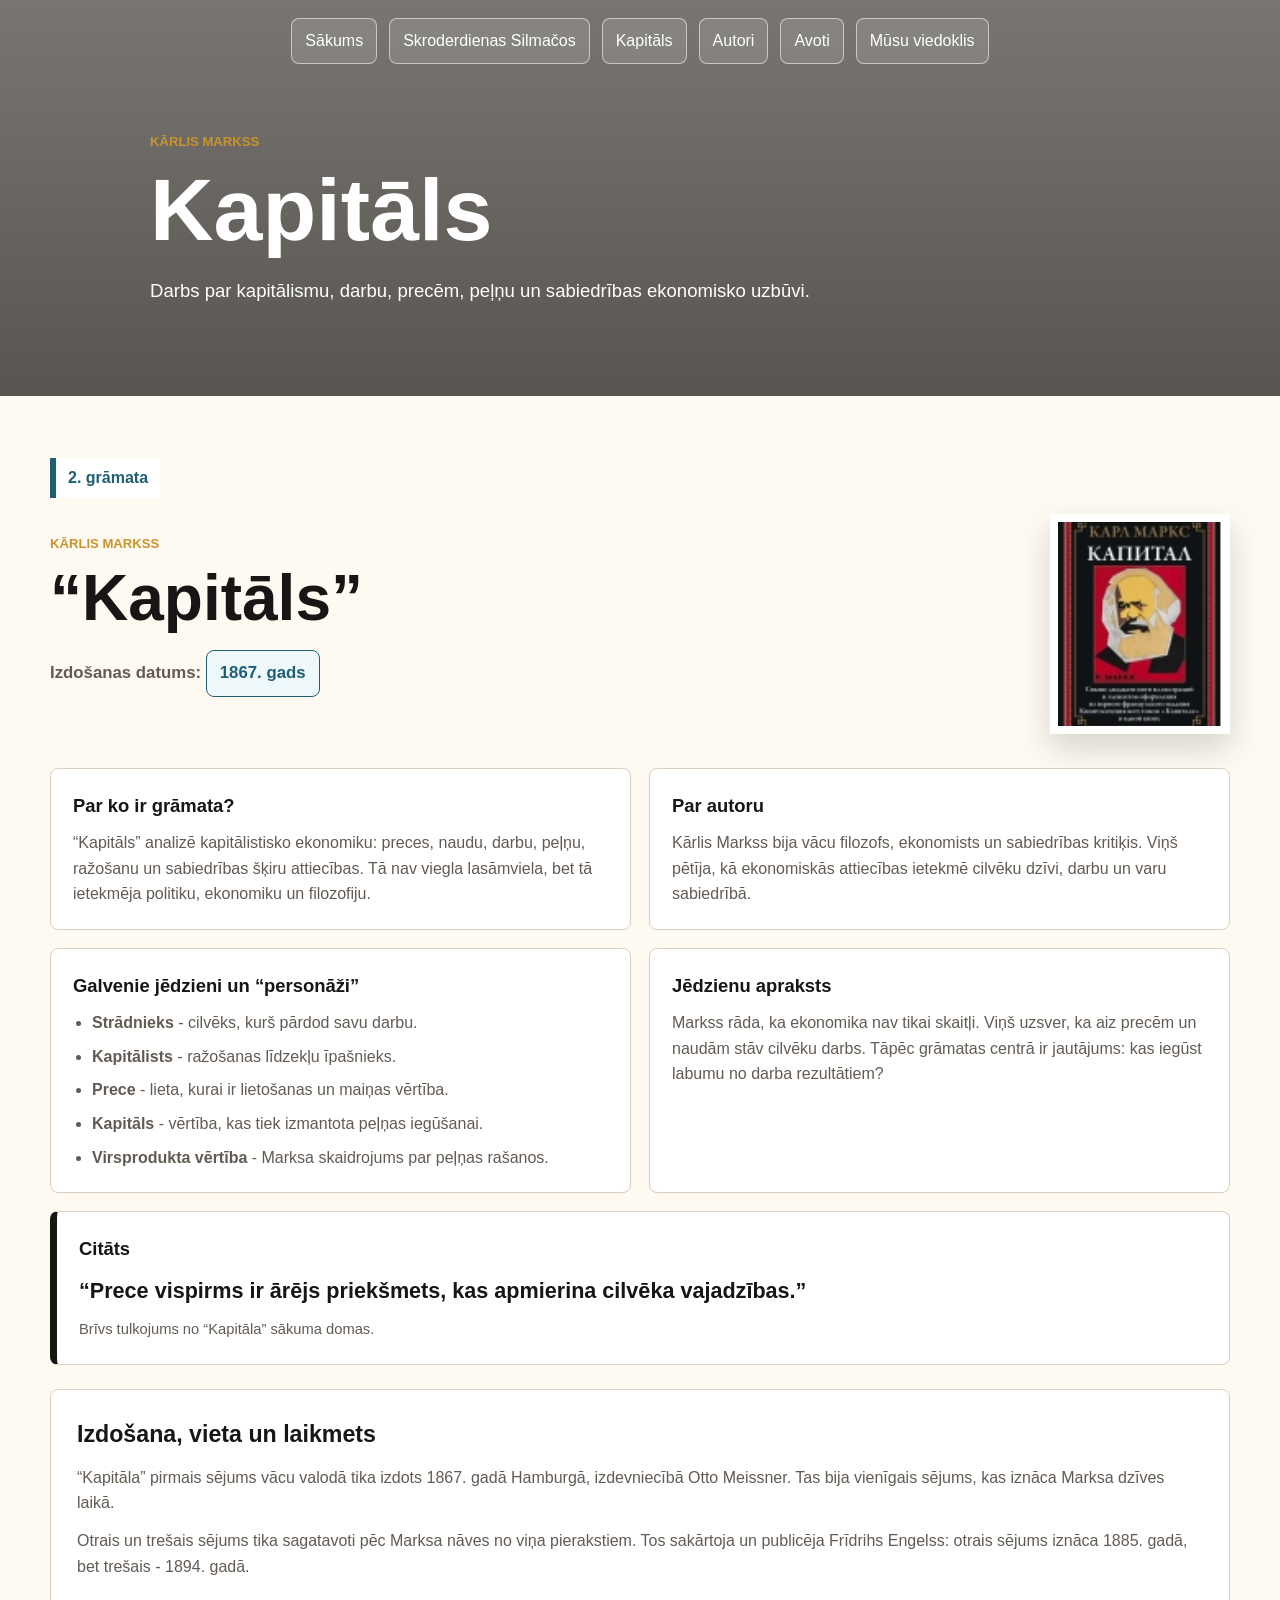
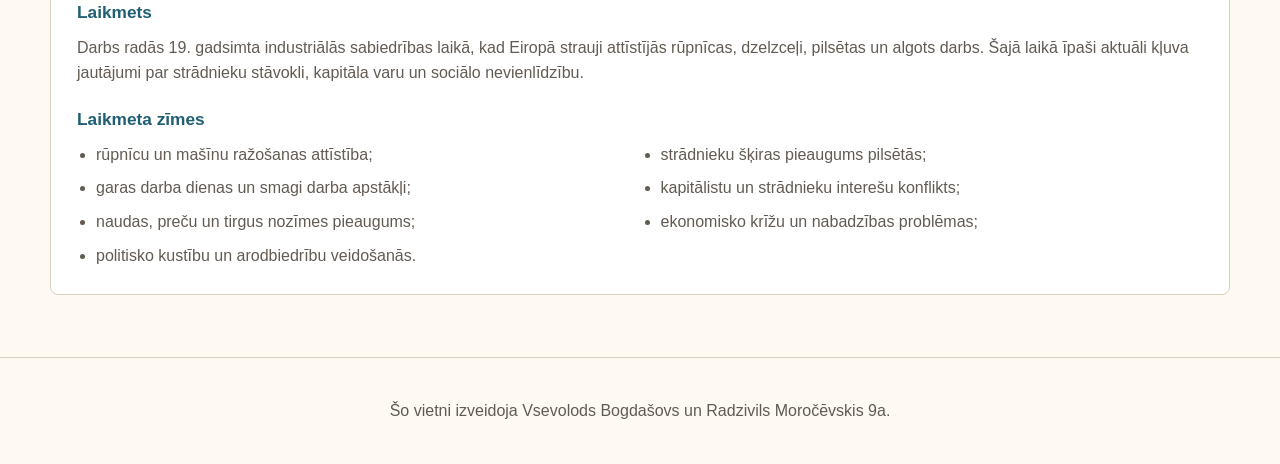
<file: kapitals.html>
<!DOCTYPE html>
<html lang="lv">
<head>
  <meta charset="UTF-8">
  <meta name="viewport" content="width=device-width, initial-scale=1.0">
  <title>Kapitāls | Kapitāls Silmačos</title>
  <link rel="stylesheet" href="styles.css">
</head>
<body>
  <header class="site-header compact-header">
    <nav class="nav">
      <a href="index.html">Sākums</a>
      <a href="skroderdienas.html">Skroderdienas Silmačos</a>
      <a href="kapitals.html">Kapitāls</a>
      <div class="nav-authors">
        <button class="authors-button" type="button" aria-haspopup="true">Autori</button>
        <div class="authors-menu" aria-label="Autoru sadaļas">
          <a href="autori.html#blaumanis-author">Blaumanis</a>
          <a href="autori.html#marx-author">Markss</a>
        </div>
      </div>
      <a href="../assets/avoti.html">Avoti</a>
      <a href="viedoklis.html">Mūsu viedoklis</a>
      <button class="nav-hide" type="button" aria-label="Paslēpt izvēlni">×</button>
    </nav>
    <button class="nav-show" type="button" aria-label="Parādīt izvēlni" hidden>☰</button>
    <div class="hero">
      <p class="eyebrow">Kārlis Markss</p>
      <h1>Kapitāls</h1>
      <p>Darbs par kapitālismu, darbu, precēm, peļņu un sabiedrības ekonomisko uzbūvi.</p>
    </div>
  </header>

  <main>
    <section class="book-section kapitals">
      <div class="section-label">2. grāmata</div>
      <div class="book-heading">
        <div>
          <p class="eyebrow">Kārlis Markss</p>
          <h2>“Kapitāls”</h2>
          <p class="release">
            Izdošanas datums:
            <button id="capitalDate" class="date-button" type="button" aria-expanded="false">1867. gads</button>
          </p>
        </div>
        <img class="book-photo" src="assets/Kapitals.jpg" alt="Grāmatas “Kapitāls” vāks">
      </div>

      <div id="capitalImage" class="image-popup" hidden>
        <figure class="popup-card capital-date-image">
          <button class="popup-close" type="button" aria-label="Aizvērt attēlu">×</button>
          <img src="assets/hqdefault.jpg" alt="Pievienotā fotogrāfija">
        </figure>
      </div>

      <div class="info-grid">
        <article class="info-block">
          <h3>Par ko ir grāmata?</h3>
          <p>
            “Kapitāls” analizē kapitālistisko ekonomiku: preces, naudu, darbu,
            peļņu, ražošanu un sabiedrības šķiru attiecības. Tā nav viegla
            lasāmviela, bet tā ietekmēja politiku, ekonomiku un filozofiju.
          </p>
        </article>
        <article class="info-block">
          <h3>Par autoru</h3>
          <p>
            Kārlis Markss bija vācu filozofs, ekonomists un sabiedrības
            kritiķis. Viņš pētīja, kā ekonomiskās attiecības ietekmē cilvēku
            dzīvi, darbu un varu sabiedrībā.
          </p>
        </article>
        <article class="info-block">
          <h3>Galvenie jēdzieni un “personāži”</h3>
          <ul>
            <li><strong>Strādnieks</strong> - cilvēks, kurš pārdod savu darbu.</li>
            <li><strong>Kapitālists</strong> - ražošanas līdzekļu īpašnieks.</li>
            <li><strong>Prece</strong> - lieta, kurai ir lietošanas un maiņas vērtība.</li>
            <li><strong>Kapitāls</strong> - vērtība, kas tiek izmantota peļņas iegūšanai.</li>
            <li><strong>Virsprodukta vērtība</strong> - Marksa skaidrojums par peļņas rašanos.</li>
          </ul>
        </article>
        <article class="info-block">
          <h3>Jēdzienu apraksts</h3>
          <p>
            Markss rāda, ka ekonomika nav tikai skaitļi. Viņš uzsver, ka aiz
            precēm un naudām stāv cilvēku darbs. Tāpēc grāmatas centrā ir
            jautājums: kas iegūst labumu no darba rezultātiem?
          </p>
        </article>
        <article class="info-block quote-block">
          <h3>Citāts</h3>
          <blockquote>“Prece vispirms ir ārējs priekšmets, kas apmierina cilvēka vajadzības.”</blockquote>
          <p class="note">Brīvs tulkojums no “Kapitāla” sākuma domas.</p>
        </article>
      </div>

      <article class="work-detail capital-work-detail">
        <h3>Izdošana, vieta un laikmets</h3>
        <p>
          “Kapitāla” pirmais sējums vācu valodā tika izdots 1867. gadā
          Hamburgā, izdevniecībā Otto Meissner. Tas bija vienīgais sējums, kas
          iznāca Marksa dzīves laikā.
        </p>
        <p>
          Otrais un trešais sējums tika sagatavoti pēc Marksa nāves no viņa
          pierakstiem. Tos sakārtoja un publicēja Frīdrihs Engelss: otrais
          sējums iznāca 1885. gadā, bet trešais - 1894. gadā.
        </p>
        <h4>Laikmets</h4>
        <p>
          Darbs radās 19. gadsimta industriālās sabiedrības laikā, kad Eiropā
          strauji attīstījās rūpnīcas, dzelzceļi, pilsētas un algots darbs.
          Šajā laikā īpaši aktuāli kļuva jautājumi par strādnieku stāvokli,
          kapitāla varu un sociālo nevienlīdzību.
        </p>
        <h4>Laikmeta zīmes</h4>
        <ul>
          <li>rūpnīcu un mašīnu ražošanas attīstība;</li>
          <li>strādnieku šķiras pieaugums pilsētās;</li>
          <li>garas darba dienas un smagi darba apstākļi;</li>
          <li>kapitālistu un strādnieku interešu konflikts;</li>
          <li>naudas, preču un tirgus nozīmes pieaugums;</li>
          <li>ekonomisko krīžu un nabadzības problēmas;</li>
          <li>politisko kustību un arodbiedrību veidošanās.</li>
        </ul>
      </article>
    </section>
  </main>

  <footer>
    <p>Šo vietni izveidoja Vsevolods Bogdašovs un Radzivils Moročēvskis 9a.</p>
  </footer>
  <script src="script.js"></script>
</body>
</html>
</file>
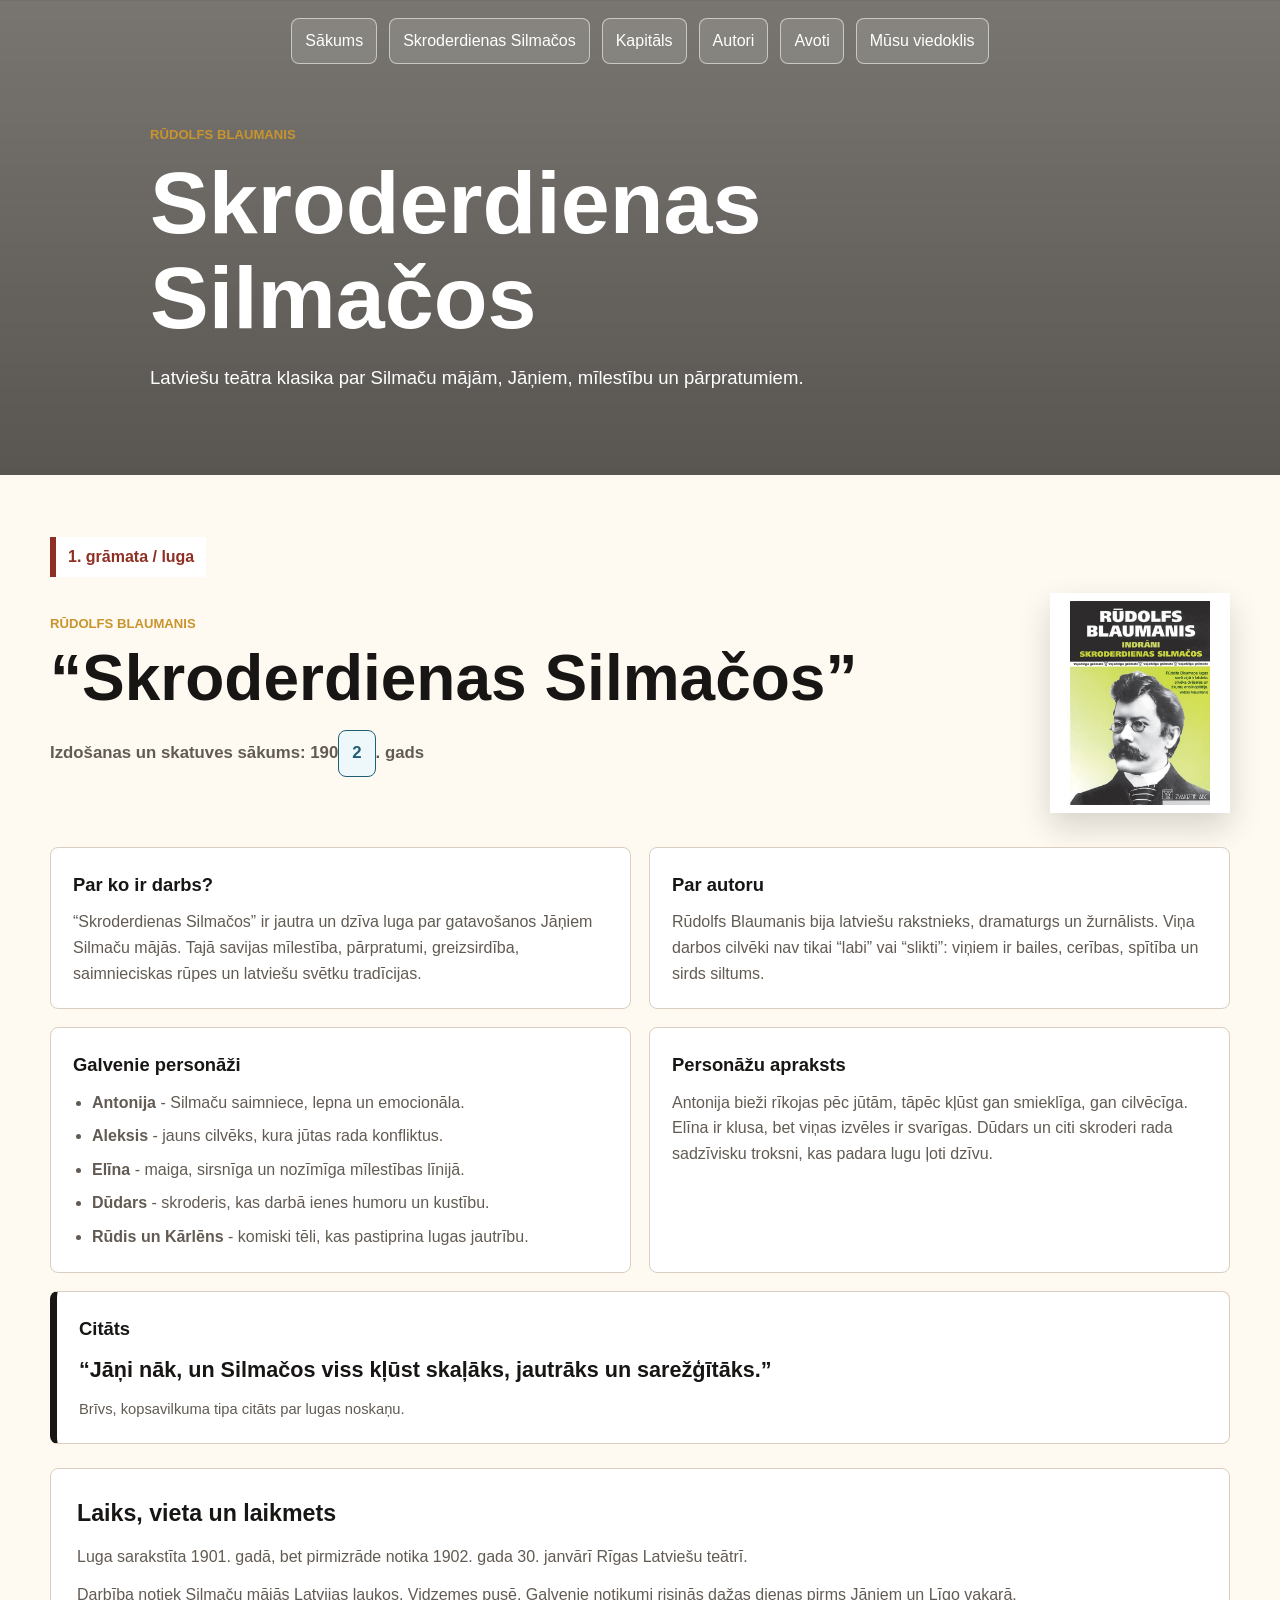
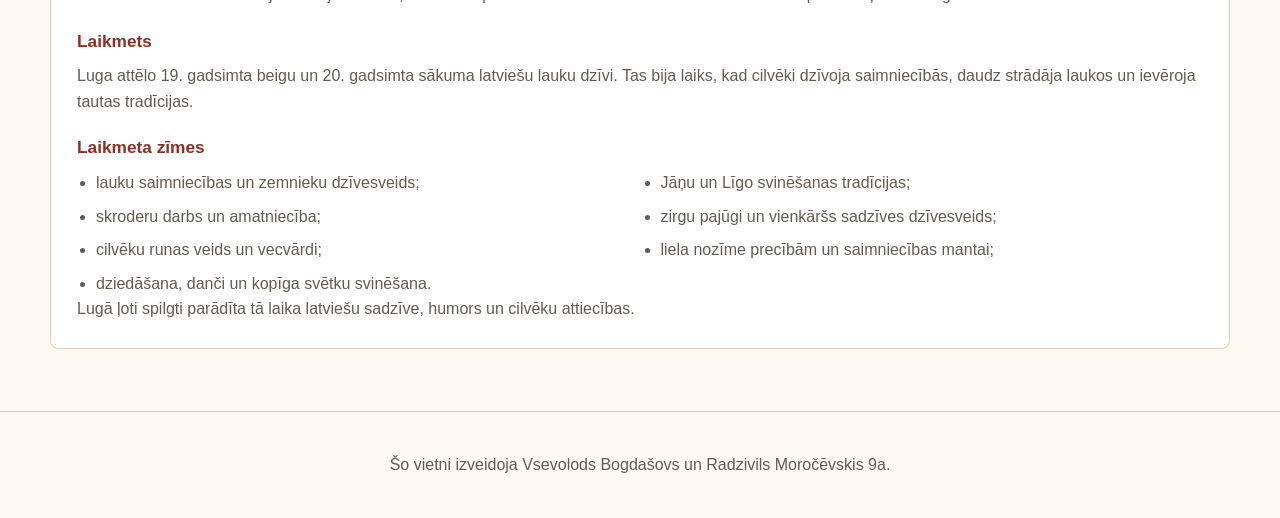
<file: skroderdienas.html>
<!DOCTYPE html>
<html lang="lv">
<head>
  <meta charset="UTF-8">
  <meta name="viewport" content="width=device-width, initial-scale=1.0">
  <title>Skroderdienas Silmačos | Kapitāls Silmačos</title>
  <link rel="stylesheet" href="styles.css">
</head>
<body>
  <header class="site-header compact-header">
    <nav class="nav">
      <a href="index.html">Sākums</a>
      <a href="skroderdienas.html">Skroderdienas Silmačos</a>
      <a href="kapitals.html">Kapitāls</a>
      <div class="nav-authors">
        <button class="authors-button" type="button" aria-haspopup="true">Autori</button>
        <div class="authors-menu" aria-label="Autoru sadaļas">
          <a href="autori.html#blaumanis-author">Blaumanis</a>
          <a href="autori.html#marx-author">Markss</a>
        </div>
      </div>
      <a href="../assets/avoti.html">Avoti</a>
      <a href="viedoklis.html">Mūsu viedoklis</a>
      <button class="nav-hide" type="button" aria-label="Paslēpt izvēlni">×</button>
    </nav>
    <button class="nav-show" type="button" aria-label="Parādīt izvēlni" hidden>☰</button>
    <div class="hero">
      <p class="eyebrow">Rūdolfs Blaumanis</p>
      <h1>Skroderdienas Silmačos</h1>
      <p>Latviešu teātra klasika par Silmaču mājām, Jāņiem, mīlestību un pārpratumiem.</p>
    </div>
  </header>

  <main>
    <section class="book-section silmacos">
      <div class="section-label">1. grāmata / luga</div>
      <div class="book-heading">
        <div>
          <p class="eyebrow">Rūdolfs Blaumanis</p>
          <h2>“Skroderdienas Silmačos”</h2>
          <p class="release">
            Izdošanas un skatuves sākums: 190<button id="silmacosDate" class="date-button silmacos-date-button" type="button" aria-expanded="false">2</button>. gads
          </p>
        </div>
        <img class="book-photo" src="assets/Skroderdienas Silmačos.jpg" alt="Grāmatas “Skroderdienas Silmačos” vāks">
      </div>

      <div id="silmacosImage" class="image-popup" hidden>
        <figure class="popup-card silmacos-date-image">
          <button class="popup-close" type="button" aria-label="Aizvērt attēlu">×</button>
          <img src="assets/two-hearts-card.png" alt="Kārts ar sarkanu 2 un sirdīm">
        </figure>
      </div>

      <div class="info-grid">
        <article class="info-block">
          <h3>Par ko ir darbs?</h3>
          <p>
            “Skroderdienas Silmačos” ir jautra un dzīva luga par gatavošanos
            Jāņiem Silmaču mājās. Tajā savijas mīlestība, pārpratumi,
            greizsirdība, saimnieciskas rūpes un latviešu svētku tradīcijas.
          </p>
        </article>
        <article class="info-block">
          <h3>Par autoru</h3>
          <p>
            Rūdolfs Blaumanis bija latviešu rakstnieks, dramaturgs un
            žurnālists. Viņa darbos cilvēki nav tikai “labi” vai “slikti”:
            viņiem ir bailes, cerības, spītība un sirds siltums.
          </p>
        </article>
        <article class="info-block">
          <h3>Galvenie personāži</h3>
          <ul>
            <li><strong>Antonija</strong> - Silmaču saimniece, lepna un emocionāla.</li>
            <li><strong>Aleksis</strong> - jauns cilvēks, kura jūtas rada konfliktus.</li>
            <li><strong>Elīna</strong> - maiga, sirsnīga un nozīmīga mīlestības līnijā.</li>
            <li><strong>Dūdars</strong> - skroderis, kas darbā ienes humoru un kustību.</li>
            <li><strong>Rūdis un Kārlēns</strong> - komiski tēli, kas pastiprina lugas jautrību.</li>
          </ul>
        </article>
        <article class="info-block">
          <h3>Personāžu apraksts</h3>
          <p>
            Antonija bieži rīkojas pēc jūtām, tāpēc kļūst gan smieklīga, gan
            cilvēcīga. Elīna ir klusa, bet viņas izvēles ir svarīgas. Dūdars un
            citi skroderi rada sadzīvisku troksni, kas padara lugu ļoti dzīvu.
          </p>
        </article>
        <article class="info-block quote-block">
          <h3>Citāts</h3>
          <blockquote>“Jāņi nāk, un Silmačos viss kļūst skaļāks, jautrāks un sarežģītāks.”</blockquote>
          <p class="note">Brīvs, kopsavilkuma tipa citāts par lugas noskaņu.</p>
        </article>
      </div>

      <article class="work-detail">
        <h3>Laiks, vieta un laikmets</h3>
        <p>
          Luga sarakstīta 1901. gadā, bet pirmizrāde notika 1902. gada
          30. janvārī Rīgas Latviešu teātrī.
        </p>
        <p>
          Darbība notiek Silmaču mājās Latvijas laukos, Vidzemes pusē.
          Galvenie notikumi risinās dažas dienas pirms Jāņiem un Līgo vakarā.
        </p>
        <h4>Laikmets</h4>
        <p>
          Luga attēlo 19. gadsimta beigu un 20. gadsimta sākuma latviešu lauku
          dzīvi. Tas bija laiks, kad cilvēki dzīvoja saimniecībās, daudz
          strādāja laukos un ievēroja tautas tradīcijas.
        </p>
        <h4>Laikmeta zīmes</h4>
        <ul>
          <li>lauku saimniecības un zemnieku dzīvesveids;</li>
          <li>Jāņu un Līgo svinēšanas tradīcijas;</li>
          <li>skroderu darbs un amatniecība;</li>
          <li>zirgu pajūgi un vienkāršs sadzīves dzīvesveids;</li>
          <li>cilvēku runas veids un vecvārdi;</li>
          <li>liela nozīme precībām un saimniecības mantai;</li>
          <li>dziedāšana, danči un kopīga svētku svinēšana.</li>
        </ul>
        <p>Lugā ļoti spilgti parādīta tā laika latviešu sadzīve, humors un cilvēku attiecības.</p>
      </article>
    </section>
  </main>

  <footer>
    <p>Šo vietni izveidoja Vsevolods Bogdašovs un Radzivils Moročēvskis 9a.</p>
  </footer>
  <script src="script.js"></script>
</body>
</html>
</file>
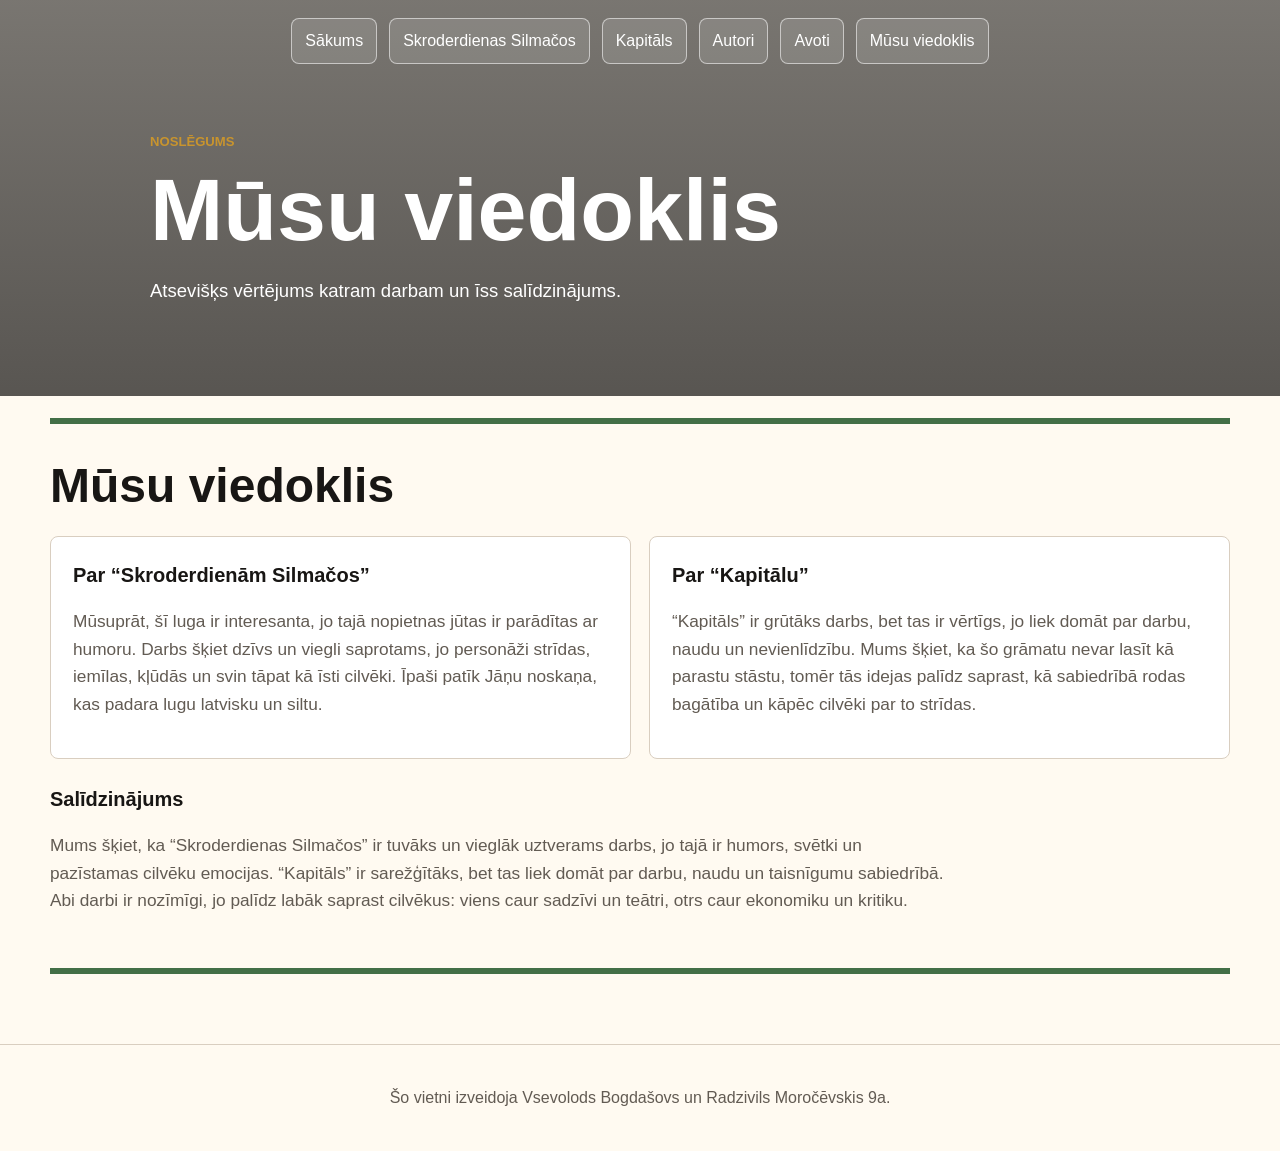
<file: viedoklis.html>
<!DOCTYPE html>
<html lang="lv">
<head>
  <meta charset="UTF-8">
  <meta name="viewport" content="width=device-width, initial-scale=1.0">
  <title>Mūsu viedoklis | Kapitāls Silmačos</title>
  <link rel="stylesheet" href="styles.css">
</head>
<body>
  <header class="site-header compact-header">
    <nav class="nav">
      <a href="index.html">Sākums</a>
      <a href="skroderdienas.html">Skroderdienas Silmačos</a>
      <a href="kapitals.html">Kapitāls</a>
      <div class="nav-authors">
        <button class="authors-button" type="button" aria-haspopup="true">Autori</button>
        <div class="authors-menu" aria-label="Autoru sadaļas">
          <a href="autori.html#blaumanis-author">Blaumanis</a>
          <a href="autori.html#marx-author">Markss</a>
        </div>
      </div>
      <a href="../assets/avoti.html">Avoti</a>
      <a href="viedoklis.html">Mūsu viedoklis</a>
      <button class="nav-hide" type="button" aria-label="Paslēpt izvēlni">×</button>
    </nav>
    <button class="nav-show" type="button" aria-label="Parādīt izvēlni" hidden>☰</button>
    <div class="hero">
      <p class="eyebrow">Noslēgums</p>
      <h1>Mūsu viedoklis</h1>
      <p>Atsevišķs vērtējums katram darbam un īss salīdzinājums.</p>
    </div>
  </header>

  <main>
    <section class="opinion">
      <h2>Mūsu viedoklis</h2>
      <div class="opinion-grid">
        <article>
          <h3>Par “Skroderdienām Silmačos”</h3>
          <p>
            Mūsuprāt, šī luga ir interesanta, jo tajā nopietnas jūtas ir
            parādītas ar humoru. Darbs šķiet dzīvs un viegli saprotams, jo
            personāži strīdas, iemīlas, kļūdās un svin tāpat kā īsti cilvēki.
            Īpaši patīk Jāņu noskaņa, kas padara lugu latvisku un siltu.
          </p>
        </article>
        <article>
          <h3>Par “Kapitālu”</h3>
          <p>
            “Kapitāls” ir grūtāks darbs, bet tas ir vērtīgs, jo liek domāt par
            darbu, naudu un nevienlīdzību. Mums šķiet, ka šo grāmatu nevar
            lasīt kā parastu stāstu, tomēr tās idejas palīdz saprast, kā
            sabiedrībā rodas bagātība un kāpēc cilvēki par to strīdas.
          </p>
        </article>
      </div>
      <h3>Salīdzinājums</h3>
      <p>
        Mums šķiet, ka “Skroderdienas Silmačos” ir tuvāks un vieglāk uztverams
        darbs, jo tajā ir humors, svētki un pazīstamas cilvēku emocijas.
        “Kapitāls” ir sarežģītāks, bet tas liek domāt par darbu, naudu un
        taisnīgumu sabiedrībā. Abi darbi ir nozīmīgi, jo palīdz labāk saprast
        cilvēkus: viens caur sadzīvi un teātri, otrs caur ekonomiku un kritiku.
      </p>
    </section>
  </main>

  <footer>
    <p>Šo vietni izveidoja Vsevolods Bogdašovs un Radzivils Moročēvskis 9a.</p>
  </footer>
  <script src="script.js"></script>
</body>
</html>
</file>
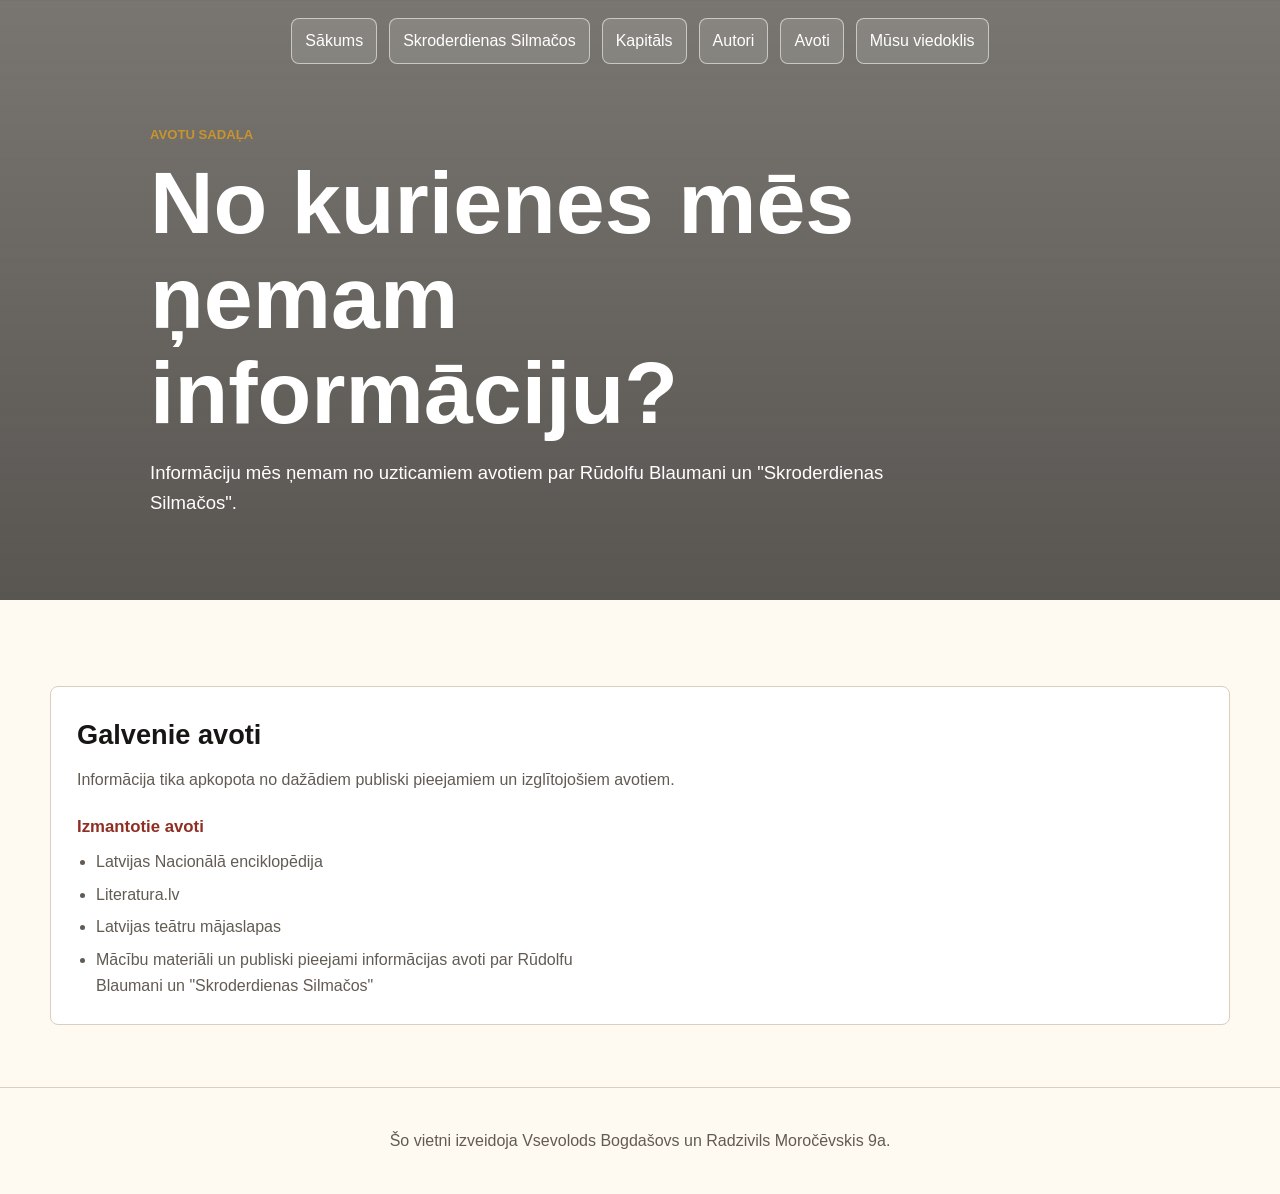
<file: assets/avoti.html>
<!DOCTYPE html>
<html lang="lv">
<head>
  <meta charset="UTF-8">
  <meta name="viewport" content="width=device-width, initial-scale=1.0">
  <title>Avoti | Kapitāls Silmačos</title>
  <link rel="stylesheet" href="../styles.css">
</head>
<body>
  <header class="site-header compact-header">
    <nav class="nav">
      <a href="../index.html">Sākums</a>
      <a href="../skroderdienas.html">Skroderdienas Silmačos</a>
      <a href="../kapitals.html">Kapitāls</a>
      <div class="nav-authors">
        <button class="authors-button" type="button" aria-haspopup="true">Autori</button>
        <div class="authors-menu" aria-label="Autoru sadaļas">
          <a href="../autori.html#blaumanis-author">Blaumanis</a>
          <a href="../autori.html#marx-author">Markss</a>
        </div>
      </div>
      <a href="/assets/avoti.html">Avoti</a>
      <a href="../viedoklis.html">Mūsu viedoklis</a>
      <button class="nav-hide" type="button" aria-label="Paslēpt izvēlni">×</button>
    </nav>
    <button class="nav-show" type="button" aria-label="Parādīt izvēlni" hidden>☰</button>
    <div class="hero">
      <p class="eyebrow">Avotu sadaļa</p>
      <h1>No kurienes mēs ņemam informāciju?</h1>
      <p>Informāciju mēs ņemam no uzticamiem avotiem par Rūdolfu Blaumani un "Skroderdienas Silmačos".</p>
    </div>
  </header>

  <main>
    <section class="book-section">
      <article class="author-detail">
        <div class="author-detail-head">
          <div>
            <h3>Galvenie avoti</h3>
            <p>Informācija tika apkopota no dažādiem publiski pieejamiem un izglītojošiem avotiem.</p>
          </div>
        </div>
        <div class="detail-grid">
          <div>
            <h4>Izmantotie avoti</h4>
            <ul>
              <li>Latvijas Nacionālā enciklopēdija</li>
              <li>Literatura.lv</li>
              <li>Latvijas teātru mājaslapas</li>
              <li>Mācību materiāli un publiski pieejami informācijas avoti par Rūdolfu Blaumani un "Skroderdienas Silmačos"</li>
            </ul>
          </div>
        </div>
      </article>
    </section>
  </main>

  <footer>
    <p>Šo vietni izveidoja Vsevolods Bogdašovs un Radzivils Moročēvskis 9a.</p>
  </footer>
  <script src="../script.js"></script>
</body>
</html>
</file>
<file: styles.css>
:root {
  --ink: #181614;
  --muted: #625b53;
  --paper: #fffaf1;
  --panel: #ffffff;
  --line: #d9cec0;
  --silmacos: #8f2f24;
  --kapitals: #1f5f74;
  --gold: #c8942e;
  --green: #436f47;
}

* {
  box-sizing: border-box;
}

html {
  scroll-behavior: smooth;
}

body {
  margin: 0;
  color: var(--ink);
  background: var(--paper);
  font-family: Arial, Helvetica, sans-serif;
  line-height: 1.6;
  opacity: 0;
  transition: opacity 0.28s ease;
}

body.is-loaded {
  opacity: 1;
}

body.is-leaving {
  opacity: 0;
}

.site-header {
  background:
    linear-gradient(rgba(24, 22, 20, 0.58), rgba(24, 22, 20, 0.72)),
    url("https://images.unsplash.com/photo-1524995997946-a1c2e315a42f?auto=format&fit=crop&w=1600&q=80");
  background-position: center;
  background-size: cover;
  color: #fff;
  min-height: 72vh;
  display: flex;
  flex-direction: column;
}

.compact-header {
  min-height: 44vh;
}

.compact-header .hero {
  padding: 42px 0 64px;
}

.nav {
  display: flex;
  justify-content: center;
  gap: 12px;
  padding: 18px;
  flex-wrap: wrap;
  transition: all 0.38s ease;
  z-index: 20;
}

.nav a,
.authors-button,
.nav-hide,
.nav-show,
.date-button {
  border: 1px solid rgba(255, 255, 255, 0.55);
  border-radius: 8px;
  color: inherit;
  background: rgba(255, 255, 255, 0.12);
  padding: 9px 13px;
  text-decoration: none;
  font-weight: 700;
  font: inherit;
  transition:
    transform 0.22s ease,
    background 0.22s ease,
    border-color 0.22s ease,
    box-shadow 0.22s ease;
}

.nav a:hover,
.authors-button:hover,
.nav-hide:hover,
.nav-show:hover,
.date-button:hover {
  background: rgba(255, 255, 255, 0.25);
  transform: translateY(-2px);
}

.nav a:active,
.authors-button:active,
.nav-hide:active,
.nav-show:active,
.date-button:active {
  transform: translateY(1px) scale(0.97);
}

.nav-hide,
.nav-show {
  cursor: pointer;
}

.nav-hide {
  display: none;
}

.nav-show {
  position: fixed;
  top: 92px;
  right: 18px;
  width: 46px;
  height: 46px;
  z-index: 21;
  color: var(--ink);
  border-color: var(--line);
  background: rgba(255, 250, 241, 0.96);
  box-shadow: 0 14px 28px rgba(0, 0, 0, 0.16);
}

.nav-authors {
  position: relative;
}

.authors-button,
.sources-button {
  cursor: pointer;
  height: 100%;
}

.authors-menu,
.sources-menu {
  position: absolute;
  top: calc(100% + 9px);
  left: 50%;
  display: grid;
  gap: 8px;
  min-width: 150px;
  padding: 8px;
  border: 1px solid rgba(24, 22, 20, 0.12);
  border-radius: 8px;
  background: rgba(255, 250, 241, 0.96);
  box-shadow: 0 14px 30px rgba(0, 0, 0, 0.16);
  opacity: 0;
  pointer-events: none;
  transform: translate(-50%, -8px) scale(0.96);
  transition:
    opacity 0.22s ease,
    transform 0.22s ease;
}

.nav-authors:hover .authors-menu,
.nav-authors:focus-within .authors-menu,
.nav-sources:hover .sources-menu,
.nav-sources:focus-within .sources-menu {
  opacity: 1;
  pointer-events: auto;
  transform: translate(-50%, 0) scale(1);
}

.authors-menu a,
.sources-menu a {
  color: var(--ink);
  border-color: var(--line);
  background: #fff;
  white-space: nowrap;
}

.nav.is-floating {
  position: fixed;
  top: 92px;
  right: 18px;
  flex-direction: column;
  align-items: stretch;
  justify-content: flex-start;
  width: 190px;
  padding: 12px;
  border: 1px solid rgba(24, 22, 20, 0.12);
  border-radius: 8px;
  background: rgba(255, 250, 241, 0.94);
  box-shadow: 0 16px 34px rgba(0, 0, 0, 0.18);
  backdrop-filter: blur(10px);
  animation: navSlideIn 0.38s ease both;
}

.nav.is-floating .nav-hide {
  display: block;
  color: var(--ink);
  border-color: var(--line);
  background: #fff;
}

.nav.is-floating.is-hidden {
  display: none;
  visibility: hidden;
  opacity: 0;
  pointer-events: none;
  transform: translateX(70px);
}

.nav.is-floating a {
  color: var(--ink);
  border-color: var(--line);
  background: #fff;
  text-align: left;
}

.nav.is-floating .authors-button,
.nav.is-floating .sources-button {
  width: 100%;
  color: var(--ink);
  border-color: var(--line);
  background: #fff;
  text-align: left;
}

.nav.is-floating .authors-menu,
.nav.is-floating .sources-menu {
  top: 0;
  left: auto;
  right: calc(100% + 10px);
  transform: translate(10px, 0) scale(0.96);
}

.nav.is-floating .nav-authors:hover .authors-menu,
.nav.is-floating .nav-authors:focus-within .authors-menu,
.nav.is-floating .nav-sources:hover .sources-menu,
.nav.is-floating .nav-sources:focus-within .sources-menu {
  transform: translate(0, 0) scale(1);
}

.nav.is-floating a:hover,
.nav.is-floating a.is-active,
.nav.is-floating .authors-button:hover,
.nav.is-floating .nav-hide:hover {
  color: #fff;
  border-color: var(--green);
  background: var(--green);
  transform: translateX(-4px);
}

@keyframes navSlideIn {
  from {
    opacity: 0.35;
    transform: translateX(46px);
  }

  to {
    opacity: 1;
    transform: translateX(0);
  }
}

.hero {
  width: min(980px, calc(100% - 32px));
  margin: auto;
  padding: 70px 0 90px;
}

.eyebrow {
  margin: 0 0 10px;
  color: var(--gold);
  font-size: 0.82rem;
  font-weight: 800;
  letter-spacing: 0;
  text-transform: uppercase;
}

.hero h1,
.book-heading h2,
.opinion h2 {
  margin: 0;
  line-height: 1.08;
}

.hero h1 {
  max-width: 820px;
  font-size: clamp(2.5rem, 7vw, 5.5rem);
}

.hero p:last-child {
  max-width: 760px;
  font-size: 1.16rem;
}

main {
  width: min(1180px, calc(100% - 32px));
  margin: 0 auto;
}

.book-section {
  padding: 62px 0;
}

.section-label {
  width: fit-content;
  margin-bottom: 16px;
  border-left: 6px solid currentColor;
  padding: 7px 12px;
  background: #fff;
  font-weight: 800;
}

.silmacos {
  color: var(--silmacos);
}

.kapitals {
  color: var(--kapitals);
}

.book-heading {
  display: grid;
  grid-template-columns: 1fr 180px;
  gap: 28px;
  align-items: center;
  color: var(--ink);
}

.book-heading h2 {
  font-size: clamp(2rem, 5vw, 4rem);
}

.release {
  color: var(--muted);
  font-size: 1.05rem;
  font-weight: 700;
}

.date-button {
  color: var(--kapitals);
  border-color: var(--kapitals);
  background: #eef8fa;
  cursor: pointer;
  font: inherit;
}

.source-button {
  display: inline-flex;
  align-items: center;
  justify-content: center;
  color: var(--kapitals);
  border: 1px solid var(--kapitals);
  background: #eef8fa;
  padding: 10px 14px;
  border-radius: 999px;
  text-decoration: none;
  font: inherit;
  cursor: pointer;
  transition: transform 0.2s ease, background 0.2s ease;
}

.source-button:hover,
.source-button:focus-visible {
  transform: translateY(-1px);
  background: #d6f1f6;
}

.book-photo {
  width: 180px;
  height: 220px;
  object-fit: cover;
  border: 8px solid #fff;
  box-shadow: 0 14px 30px rgba(0, 0, 0, 0.16);
}

.info-grid {
  display: grid;
  grid-template-columns: repeat(2, minmax(0, 1fr));
  gap: 18px;
  margin-top: 34px;
  color: var(--ink);
}

.info-block {
  min-height: 100%;
  border: 1px solid var(--line);
  border-radius: 8px;
  background: var(--panel);
  padding: 22px;
}

.info-block h3 {
  margin: 0 0 10px;
  color: var(--ink);
  font-size: 1.15rem;
}

.info-block p,
.info-block ul {
  margin: 0;
  color: var(--muted);
}

.info-block ul {
  padding-left: 19px;
}

.info-block li + li {
  margin-top: 8px;
}

.home-links {
  align-items: stretch;
}

.home-card {
  display: grid;
  gap: 14px;
  min-height: 210px;
  border: 1px solid var(--line);
  border-radius: 8px;
  background: #fff;
  padding: 18px;
  color: var(--ink);
  text-decoration: none;
  transition:
    transform 0.22s ease,
    box-shadow 0.22s ease,
    border-color 0.22s ease;
}

.home-card:hover {
  border-color: var(--green);
  box-shadow: 0 14px 28px rgba(0, 0, 0, 0.12);
  transform: translateY(-4px);
}

.home-card img {
  width: 112px;
  height: 142px;
  object-fit: cover;
  border-radius: 6px;
}

.home-card span {
  font-size: 1.25rem;
  font-weight: 800;
}

.home-card p {
  margin: 0;
  color: var(--muted);
}

.quote-block {
  grid-column: 1 / -1;
  border-left: 7px solid currentColor;
}

.work-detail {
  margin-top: 24px;
  border: 1px solid var(--line);
  border-radius: 8px;
  background: #fff;
  padding: 26px;
  color: var(--ink);
}

.work-detail h3 {
  margin: 0 0 12px;
  font-size: 1.45rem;
}

.work-detail h4 {
  margin: 20px 0 8px;
  color: var(--silmacos);
  font-size: 1.08rem;
}

.capital-work-detail h4 {
  color: var(--kapitals);
}

.work-detail p,
.work-detail ul {
  margin: 0;
  color: var(--muted);
}

.work-detail p + p {
  margin-top: 12px;
}

.work-detail ul {
  display: grid;
  grid-template-columns: repeat(2, minmax(0, 1fr));
  gap: 8px 22px;
  padding-left: 19px;
}

.author-detail {
  margin-top: 24px;
  border: 1px solid var(--line);
  border-radius: 8px;
  background: #fff;
  padding: 26px;
  color: var(--ink);
}

.author-detail h3 {
  margin: 0 0 10px;
  font-size: 1.7rem;
}

.author-detail h4 {
  margin: 0 0 8px;
  color: var(--silmacos);
  font-size: 1.05rem;
}

.marx-detail h4 {
  color: var(--kapitals);
}

.author-detail p,
.author-detail ul {
  margin: 0;
  color: var(--muted);
}

.author-detail ul {
  padding-left: 19px;
}

.author-detail li + li {
  margin-top: 7px;
}

.detail-grid {
  display: grid;
  grid-template-columns: repeat(2, minmax(0, 1fr));
  gap: 20px;
  margin-top: 22px;
}

.author-detail-head {
  display: grid;
  grid-template-columns: 1fr 130px;
  gap: 22px;
  align-items: start;
}

.author-detail-head img {
  width: 130px;
  height: 160px;
  border-radius: 8px;
  object-fit: cover;
  border: 6px solid #f7efe4;
}

blockquote {
  margin: 0 0 10px;
  color: var(--ink);
  font-size: 1.35rem;
  font-weight: 800;
}

.note {
  font-size: 0.92rem;
}

.divider {
  display: grid;
  grid-template-columns: 1fr auto 1fr;
  align-items: center;
  gap: 18px;
  margin: 18px 0 8px;
  color: var(--ink);
  text-align: center;
}

.divider span {
  height: 4px;
  background: linear-gradient(90deg, var(--silmacos), var(--gold), var(--kapitals));
}

.divider strong {
  border: 2px solid var(--ink);
  border-radius: 8px;
  background: #fff;
  padding: 10px 14px;
}

.image-popup {
  position: fixed;
  inset: 0;
  z-index: 40;
  display: grid;
  place-items: center;
  padding: 22px;
  background: rgba(24, 22, 20, 0.58);
  animation: popupFade 0.22s ease both;
}

.image-popup[hidden] {
  display: none;
}

.image-popup.is-closing {
  animation: popupFadeOut 0.22s ease both;
}

.image-popup.is-closing .popup-card {
  animation: popupSink 0.22s ease both;
}

.popup-card {
  position: relative;
  width: min(92vw, 560px);
  max-height: 86vh;
  margin: 0;
  border: 2px solid var(--kapitals);
  border-radius: 8px;
  background: #fff;
  padding: 16px;
  box-shadow: 0 28px 70px rgba(0, 0, 0, 0.36);
  animation: popupRise 0.28s ease both;
}

.silmacos-date-image {
  border-color: var(--silmacos);
}

.popup-card img {
  display: block;
  width: 100%;
  max-height: 78vh;
  border-radius: 6px;
  object-fit: contain;
}

.popup-close {
  position: absolute;
  top: -14px;
  right: -14px;
  width: 38px;
  height: 38px;
  border: 1px solid var(--line);
  border-radius: 50%;
  color: var(--ink);
  background: #fff;
  box-shadow: 0 10px 20px rgba(0, 0, 0, 0.22);
  cursor: pointer;
  font: inherit;
  font-size: 1.25rem;
  font-weight: 800;
}

@keyframes popupFade {
  from {
    opacity: 0;
  }

  to {
    opacity: 1;
  }
}

@keyframes popupRise {
  from {
    opacity: 0;
    transform: translateY(24px) scale(0.96);
  }

  to {
    opacity: 1;
    transform: translateY(0) scale(1);
  }
}

@keyframes popupFadeOut {
  from {
    opacity: 1;
  }

  to {
    opacity: 0;
  }
}

@keyframes popupSink {
  from {
    opacity: 1;
    transform: translateY(0) scale(1);
  }

  to {
    opacity: 0;
    transform: translateY(18px) scale(0.96);
  }
}

.opinion {
  margin: 22px 0 70px;
  border-top: 6px solid var(--green);
  border-bottom: 6px solid var(--green);
  padding: 36px 0;
}

.opinion h2 {
  font-size: clamp(2rem, 4vw, 3rem);
}

.opinion h3 {
  margin: 24px 0 10px;
  font-size: 1.25rem;
}

.opinion p {
  max-width: 900px;
  color: var(--muted);
  font-size: 1.08rem;
}

.opinion-grid {
  display: grid;
  grid-template-columns: repeat(2, minmax(0, 1fr));
  gap: 18px;
  margin-top: 24px;
}

.opinion-grid article {
  border: 1px solid var(--line);
  border-radius: 8px;
  background: #fff;
  padding: 22px;
}

.opinion-grid h3 {
  margin-top: 0;
}

footer {
  border-top: 1px solid var(--line);
  padding: 24px;
  color: var(--muted);
  text-align: center;
}

@media (max-width: 760px) {
  .site-header {
    min-height: auto;
  }

  .hero {
    padding: 52px 0 64px;
  }

  .nav.is-floating {
    top: auto;
    right: 12px;
    bottom: 12px;
    left: 12px;
    width: auto;
    flex-direction: row;
    justify-content: center;
  }

  .nav-show {
    top: auto;
    right: 14px;
    bottom: 14px;
  }

  .nav.is-floating.is-hidden {
    display: none;
    transform: translateY(70px);
  }

  .nav.is-floating a {
    text-align: center;
    font-size: 0.9rem;
    padding: 8px 9px;
  }

  .nav.is-floating .authors-button {
    text-align: center;
    font-size: 0.9rem;
    padding: 8px 9px;
  }

  .nav.is-floating .authors-menu {
    top: auto;
    right: 0;
    bottom: calc(100% + 10px);
    left: 0;
    min-width: 0;
    transform: translateY(8px) scale(0.96);
  }

  .nav.is-floating .nav-authors:hover .authors-menu,
  .nav.is-floating .nav-authors:focus-within .authors-menu {
    transform: translateY(0) scale(1);
  }

  .nav.is-floating a:hover,
  .nav.is-floating a.is-active,
  .nav.is-floating .authors-button:hover,
  .nav.is-floating .nav-hide:hover {
    transform: translateY(-2px);
  }

  .book-heading,
  .info-grid,
  .opinion-grid,
  .work-detail ul,
  .detail-grid,
  .author-detail-head,
  .divider {
    grid-template-columns: 1fr;
  }

  .author-detail-head img {
    width: 120px;
    height: 150px;
  }

  .book-photo {
    width: 150px;
    height: 190px;
  }

  .divider {
    gap: 10px;
  }

  .divider strong {
    width: 100%;
  }
}
</file>
